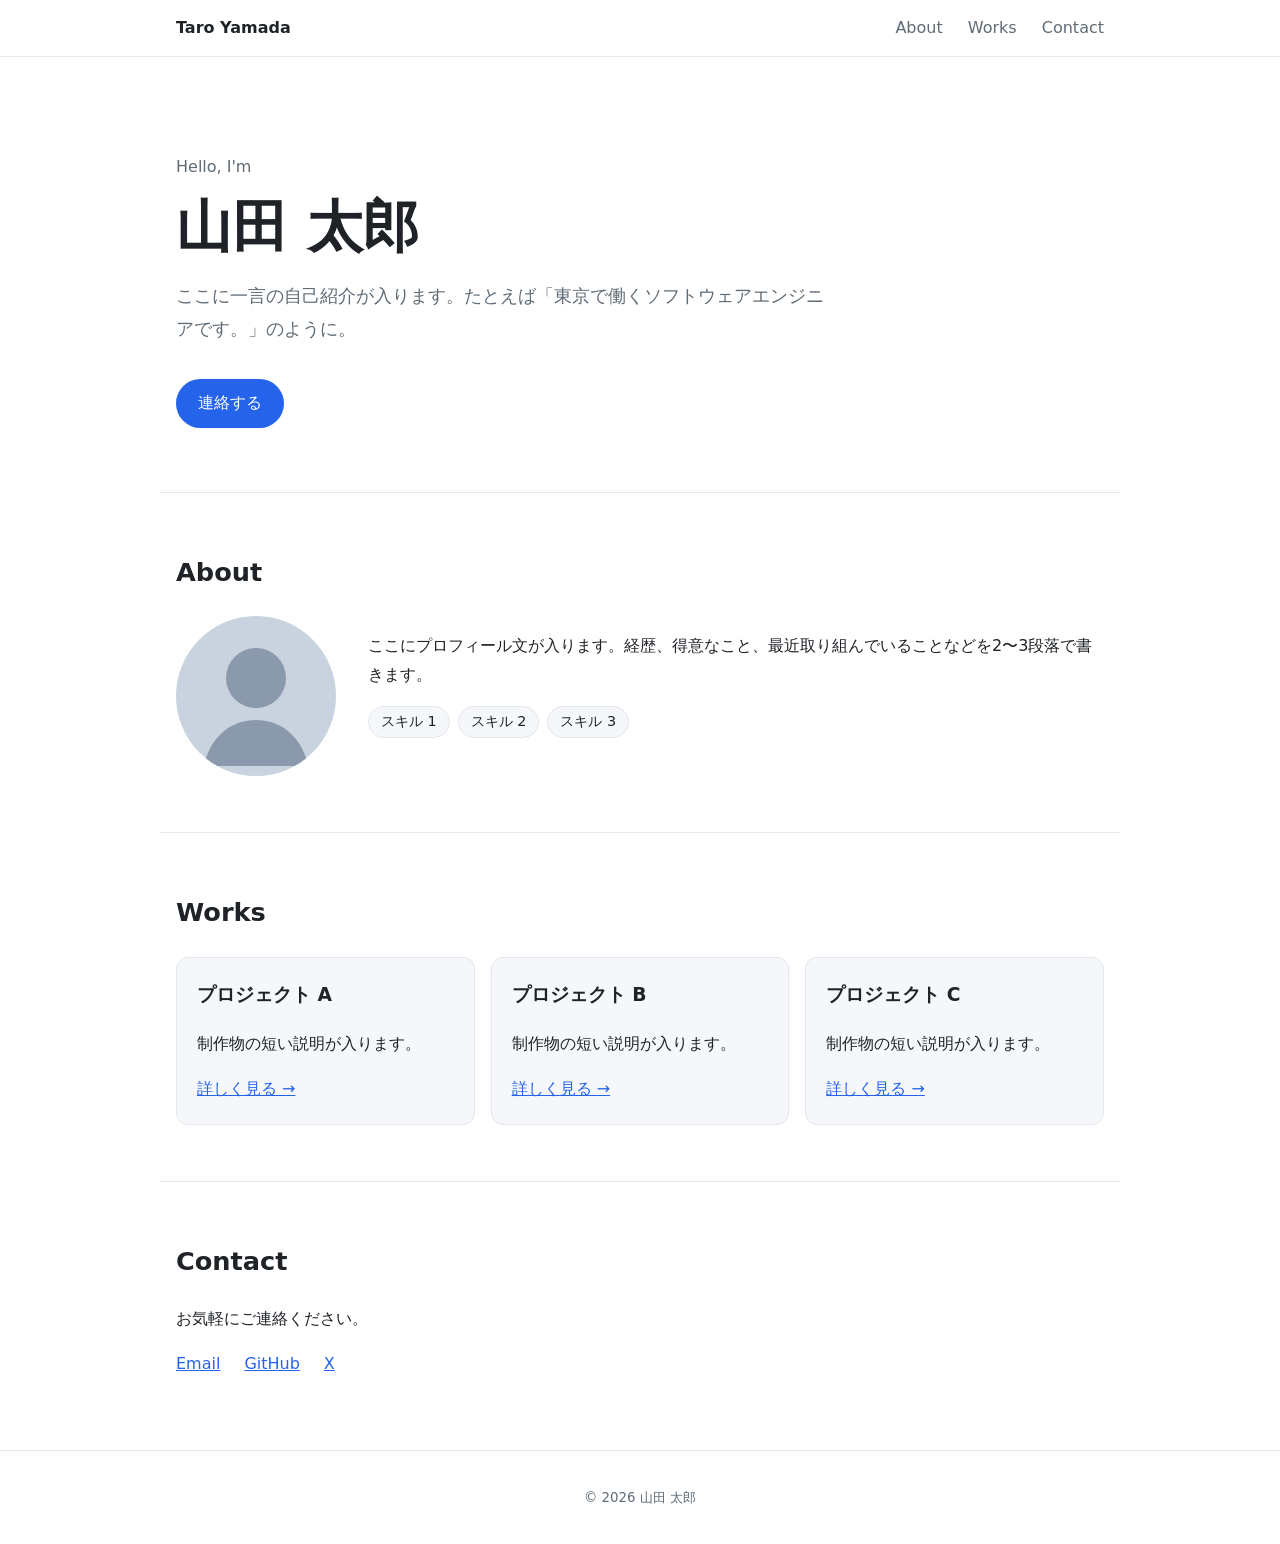
<file: index.html>
<!doctype html>
<html lang="ja">
<head>
  <meta charset="utf-8">
  <meta name="viewport" content="width=device-width, initial-scale=1">
  <title>山田 太郎 | Personal Site</title>
  <meta name="description" content="山田 太郎の個人サイトです。プロフィール、制作物、連絡先を掲載しています。">
  <link rel="stylesheet" href="style.css">
</head>
<body>
  <header class="site-header">
    <div class="container header-inner">
      <a class="logo" href="#top">Taro Yamada</a>
      <nav>
        <a href="#about">About</a>
        <a href="#works">Works</a>
        <a href="#contact">Contact</a>
      </nav>
    </div>
  </header>

  <main id="top">
    <section class="hero container">
      <p class="eyebrow">Hello, I'm</p>
      <h1>山田 太郎</h1>
      <p class="lead">ここに一言の自己紹介が入ります。たとえば「東京で働くソフトウェアエンジニアです。」のように。</p>
      <a class="button" href="#contact">連絡する</a>
    </section>

    <section id="about" class="container section">
      <h2>About</h2>
      <div class="about-grid">
        <img class="avatar" src="avatar.svg" alt="プロフィール画像" width="160" height="160">
        <div>
          <p>ここにプロフィール文が入ります。経歴、得意なこと、最近取り組んでいることなどを2〜3段落で書きます。</p>
          <ul class="tags">
            <li>スキル 1</li>
            <li>スキル 2</li>
            <li>スキル 3</li>
          </ul>
        </div>
      </div>
    </section>

    <section id="works" class="container section">
      <h2>Works</h2>
      <div class="cards">
        <article class="card">
          <h3>プロジェクト A</h3>
          <p>制作物の短い説明が入ります。</p>
          <a href="#">詳しく見る →</a>
        </article>
        <article class="card">
          <h3>プロジェクト B</h3>
          <p>制作物の短い説明が入ります。</p>
          <a href="#">詳しく見る →</a>
        </article>
        <article class="card">
          <h3>プロジェクト C</h3>
          <p>制作物の短い説明が入ります。</p>
          <a href="#">詳しく見る →</a>
        </article>
      </div>
    </section>

    <section id="contact" class="container section">
      <h2>Contact</h2>
      <p>お気軽にご連絡ください。</p>
      <ul class="links">
        <li><a href="mailto:you@example.com">Email</a></li>
        <li><a href="https://github.com/your-name">GitHub</a></li>
        <li><a href="https://x.com/your-name">X</a></li>
      </ul>
    </section>
  </main>

  <footer class="site-footer">
    <div class="container">
      <small>&copy; <span id="year">2026</span> 山田 太郎</small>
    </div>
  </footer>
  <script>document.getElementById('year').textContent = new Date().getFullYear();</script>
</body>
</html>
</file>
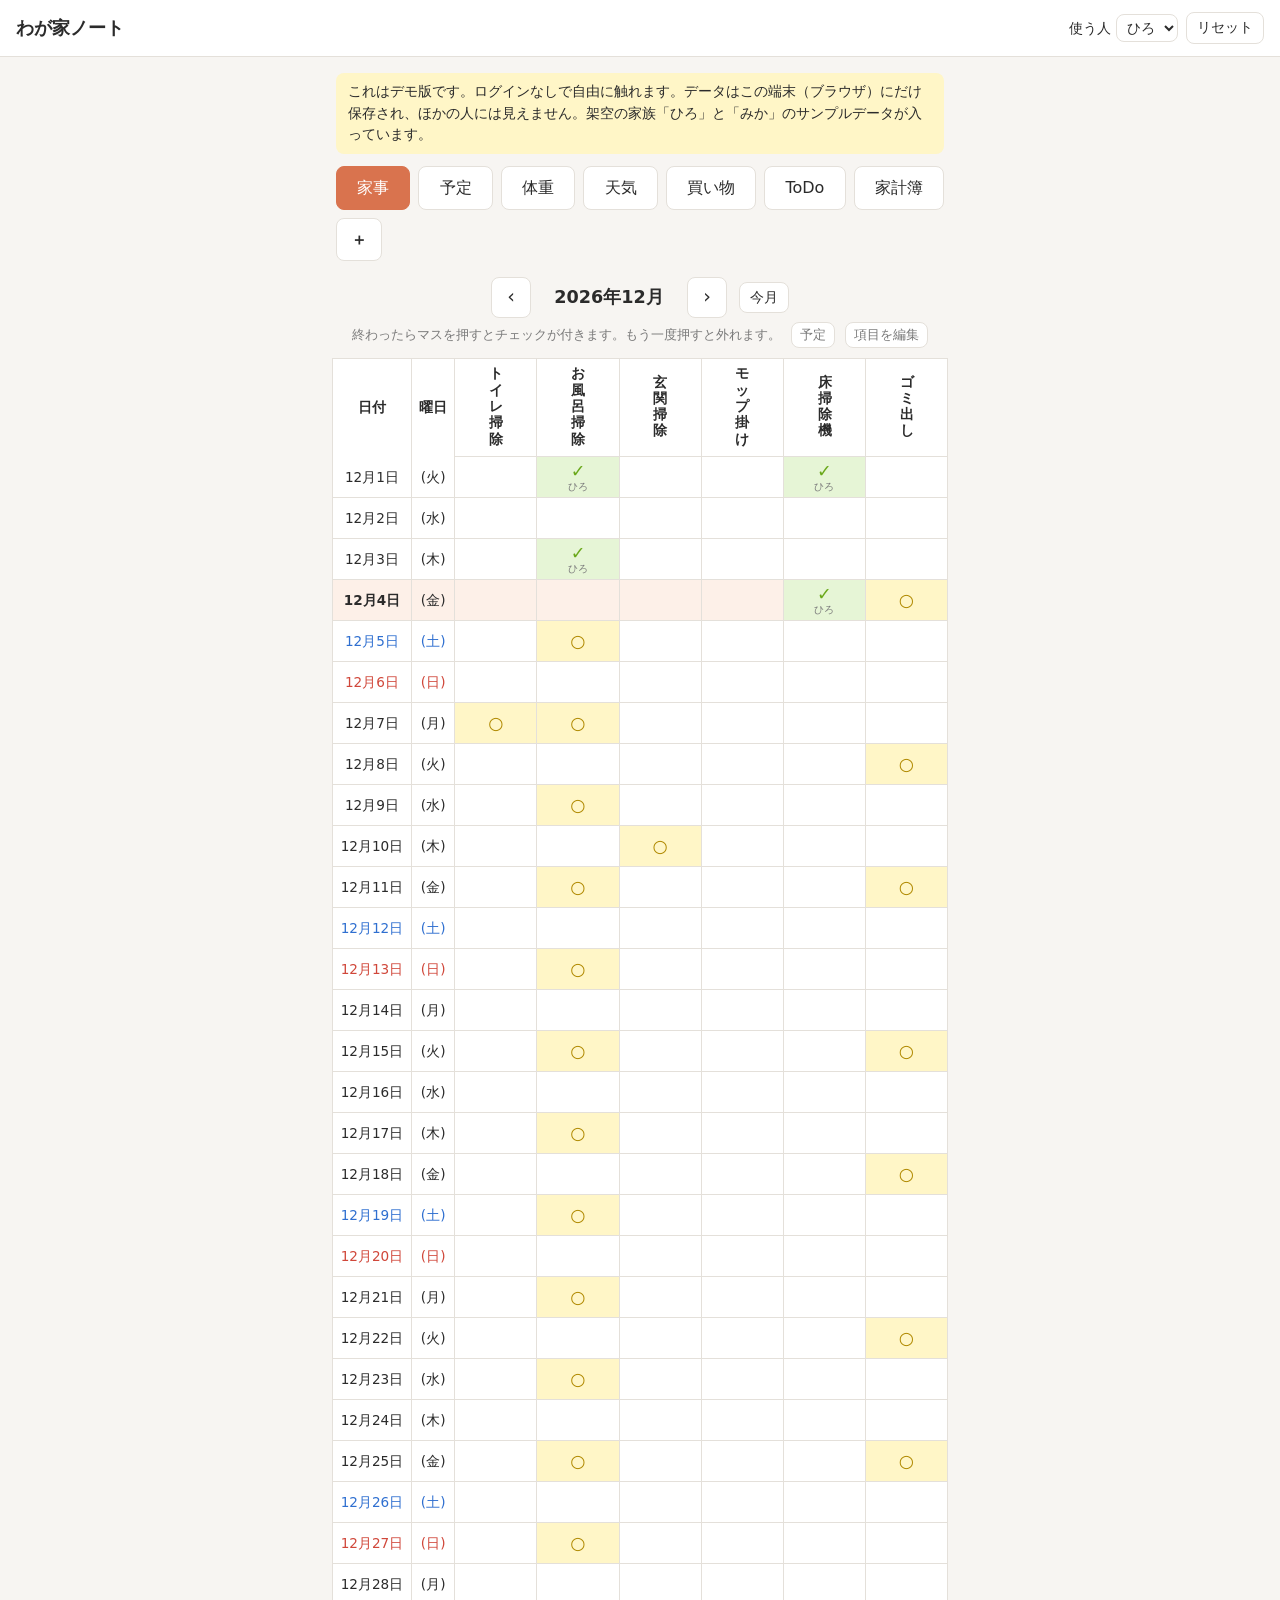
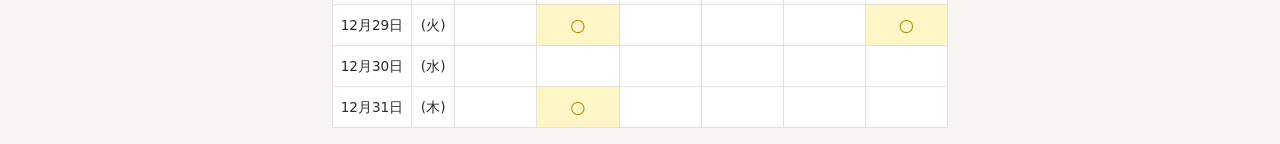
<file: wagaya-demo/index.html>
<!doctype html>
<html lang="ja">
<head>
  <meta charset="utf-8">
  <meta name="viewport" content="width=device-width, initial-scale=1">
  <meta name="description" content="家族で家事・予定・買い物・家計簿を共有するウェブアプリ「わが家ノート」のデモ版">
  <title>わが家ノート（デモ版）</title>
  <link rel="stylesheet" href="style.css?v=1">
</head>
<body>
  <header class="bar">
    <h1>わが家ノート</h1>
    <div class="demo-box">
      <label>使う人
        <select id="demo-me"><option>ひろ</option><option>みか</option></select>
      </label>
      <button id="demo-reset" class="ghost">リセット</button>
    </div>
  </header>

  <main>
    <p class="demo-note">これはデモ版です。ログインなしで自由に触れます。データはこの端末（ブラウザ）にだけ保存され、ほかの人には見えません。架空の家族「ひろ」と「みか」のサンプルデータが入っています。</p>

    <section id="view-app">
      <nav class="tabs" id="tabs"></nav>

      <div id="tab-grid" class="tab-body">
        <div class="month-nav">
          <button id="prev-month" aria-label="前の月">‹</button>
          <strong id="month-label"></strong>
          <button id="next-month" aria-label="次の月">›</button>
          <button id="this-month" class="ghost">今月</button>
        </div>
        <p class="muted hint"><span id="hint-text"></span>
          <button id="plan-toggle" class="small plan-toggle" aria-pressed="false">予定</button>
          <button id="edit-toggle" class="small" aria-expanded="false" aria-controls="editor">項目を編集</button></p>
        <div id="editor" class="editor" hidden>
          <form id="cat-form" class="row">
            <input id="cat-name" maxlength="30" aria-label="カテゴリの名前" required>
            <button>名前を変更</button>
          </form>
          <ul id="item-list" class="item-list"></ul>
          <form id="item-form" class="row">
            <input id="item-name" placeholder="追加する項目（例：洗濯）" maxlength="20" required>
            <button class="primary">追加</button>
          </form>
          <div class="editor-foot">
            <button id="cat-delete" class="small danger">このカテゴリを削除</button>
            <button id="editor-close" class="small">閉じる</button>
          </div>
        </div>
        <p id="no-items" class="muted" hidden>「項目を編集」から列にする項目を追加してください。</p>
        <div id="weight-chart" class="weight-chart" hidden></div>
        <div class="grid-wrap">
          <table class="grid" id="grid">
            <thead id="grid-head"></thead>
            <tbody id="grid-body"></tbody>
          </table>
        </div>
      </div>

      <div id="tab-weather" class="tab-body" hidden>
        <p class="muted hint">東京の天気（過去7日と今後14日）</p>
        <div id="weather-body"></div>
        <p class="muted credit">天気データ：<a href="https://open-meteo.com/" target="_blank" rel="noopener">Open-Meteo</a></p>
      </div>

      <div id="tab-shopping" class="tab-body" hidden>
        <form id="shop-form" class="shop-form">
          <div class="row">
            <input id="shop-name" maxlength="50" placeholder="買う物（例：牛乳）" aria-label="買う物" required>
            <button class="primary">追加</button>
          </div>
          <div class="row">
            <input id="shop-memo" maxlength="50" placeholder="メモ（任意）" aria-label="メモ">
          </div>
        </form>
        <p class="muted hint">買ったら左の丸を押すと線が引かれて下へ移ります。個数は −／＋ で変えられます。</p>
        <p id="shop-empty" class="muted" hidden>まだ何もありません。</p>
        <ul id="shop-list" class="shop-list"></ul>
        <button id="shop-clear" class="small danger shop-clear" hidden></button>
      </div>

      <div id="tab-kakeibo" class="tab-body" hidden>
        <div class="month-nav">
          <button id="kb-prev" aria-label="前の月">‹</button>
          <strong id="kb-month-label"></strong>
          <button id="kb-next" aria-label="次の月">›</button>
          <button id="kb-this" class="ghost">今月</button>
        </div>
        <div class="kb-summary">
          <div><span class="muted">収入</span><strong id="kb-income" class="kb-in"></strong></div>
          <div><span class="muted">支出</span><strong id="kb-expense"></strong></div>
          <div><span class="muted">差額</span><strong id="kb-balance"></strong></div>
        </div>
        <div id="kb-breakdown-wrap" class="kb-breakdown-wrap" hidden>
          <p class="kb-heading">支出の内訳</p>
          <div id="kb-breakdown"></div>
        </div>
        <form id="kb-form" class="kb-form">
          <div id="kb-kind" class="kb-kind" role="group" aria-label="支出か収入か">
            <button type="button" data-kind="out" class="on" aria-pressed="true">支出</button>
            <button type="button" data-kind="in" aria-pressed="false">収入</button>
          </div>
          <div class="kb-grid">
            <label class="kb-wide">日付<input id="kb-date" type="date" required></label>
            <label class="kb-wide">金額（円）<input id="kb-amount" type="number" inputmode="numeric" min="1" max="99999999" step="1" placeholder="例：1200" required></label>
            <label>カテゴリ
              <span class="kb-cat-row"><select id="kb-cat"></select><button type="button" id="kb-cat-edit" class="small">編集</button></span>
            </label>
            <label>払った人
              <select id="kb-payer"><option>ひろ</option><option>みか</option></select>
            </label>
          </div>
          <label class="kb-memo-label">メモ（任意）<input id="kb-memo" maxlength="50" placeholder="例：スーパー"></label>
          <div class="kb-actions">
            <button type="button" id="kb-cancel" hidden>やめる</button>
            <button id="kb-submit" class="primary">追加</button>
          </div>
        </form>
        <p id="kb-empty" class="muted" hidden>この月の記録はまだありません。</p>
        <ul id="kb-list" class="kb-list"></ul>
      </div>

      <div id="tab-todo" class="tab-body" hidden>
        <form id="todo-form" class="shop-form">
          <div class="row">
            <input id="todo-name" maxlength="80" placeholder="やること（例：網戸の掃除）" aria-label="やること" required>
            <button class="primary">追加</button>
          </div>
          <div class="row todo-options">
            <label>期限 <input id="todo-due" type="date"></label>
            <label>担当
              <select id="todo-who">
                <option value="">なし</option>
                <option>ひろ</option>
                <option>みか</option>
                <option>2人</option>
              </select>
            </label>
          </div>
        </form>
        <p class="muted hint">済んだら左の丸を押すと線が引かれて下へ移ります。期限が明日までの物は黄色、過ぎた物は赤で表示します。</p>
        <p id="todo-empty" class="muted" hidden>まだ何もありません。</p>
        <ul id="todo-list" class="shop-list"></ul>
        <button id="todo-clear" class="small danger shop-clear" hidden></button>
      </div>
    </section>
  </main>

  <dialog id="entry-dialog" class="entry-dialog">
    <form id="entry-form">
      <p id="entry-title" class="entry-dialog-title"></p>
      <p class="muted entry-note">時刻は入れなくてもOK（終わりだけは付けられません）</p>
      <div class="entry-times">
        <label>始まり<input id="entry-time" type="time"></label>
        <span class="entry-tilde">～</span>
        <label>終わり<input id="entry-end" type="time"></label>
      </div>
      <label>予定<input id="entry-text" maxlength="100" placeholder="例：松木さん" required></label>
      <div class="entry-dialog-foot">
        <button type="button" id="entry-delete" class="small danger">削除</button>
        <span></span>
        <button type="button" id="entry-cancel">やめる</button>
        <button class="primary">保存</button>
      </div>
    </form>
  </dialog>

  <script type="module" src="app.js?v=1"></script>
</body>
</html>
</file>
<file: style.css>
:root {
  --bg: #ffffff;
  --text: #1f2328;
  --muted: #5f6b76;
  --accent: #2563eb;
  --surface: #f5f7fa;
  --border: #e3e8ee;
  --max: 960px;
}
@media (prefers-color-scheme: dark) {
  :root {
    --bg: #0f1216;
    --text: #e6e9ed;
    --muted: #9aa5b1;
    --accent: #7aa7ff;
    --surface: #181d23;
    --border: #2a3139;
  }
}
* { box-sizing: border-box; }
html { scroll-behavior: smooth; }
body {
  margin: 0;
  background: var(--bg);
  color: var(--text);
  font-family: system-ui, -apple-system, "Hiragino Sans", "Noto Sans JP", sans-serif;
  line-height: 1.8;
}
a { color: var(--accent); }
.container { max-width: var(--max); margin: 0 auto; padding: 0 16px; }

.site-header {
  position: sticky; top: 0;
  background: color-mix(in srgb, var(--bg) 90%, transparent);
  backdrop-filter: blur(8px);
  border-bottom: 1px solid var(--border);
}
.header-inner { display: flex; justify-content: space-between; align-items: center; height: 56px; }
.logo { font-weight: 700; color: var(--text); text-decoration: none; }
nav a { margin-left: 20px; color: var(--muted); text-decoration: none; }
nav a:hover { color: var(--text); }

.hero { padding: 96px 16px 64px; }
.eyebrow { color: var(--muted); margin: 0; }
h1 { font-size: clamp(2.2rem, 6vw, 3.5rem); margin: 0.2em 0; line-height: 1.2; }
.lead { font-size: 1.15rem; color: var(--muted); max-width: 36em; }
.button {
  display: inline-block; margin-top: 16px; padding: 10px 22px;
  background: var(--accent); color: #fff; border-radius: 999px; text-decoration: none;
}

.section { padding: 56px 16px; border-top: 1px solid var(--border); }
h2 { font-size: 1.6rem; margin-top: 0; }

.about-grid { display: grid; grid-template-columns: 160px 1fr; gap: 32px; align-items: start; }
.avatar { border-radius: 50%; background: var(--surface); }
.tags { list-style: none; padding: 0; display: flex; flex-wrap: wrap; gap: 8px; }
.tags li { background: var(--surface); border: 1px solid var(--border); border-radius: 999px; padding: 2px 12px; font-size: 0.9rem; }

.cards { display: grid; grid-template-columns: repeat(auto-fit, minmax(240px, 1fr)); gap: 16px; }
.card { background: var(--surface); border: 1px solid var(--border); border-radius: 12px; padding: 20px; }
.card h3 { margin-top: 0; }

.links { list-style: none; padding: 0; display: flex; gap: 24px; flex-wrap: wrap; }

.site-footer { padding: 32px 0; color: var(--muted); border-top: 1px solid var(--border); text-align: center; }

@media (max-width: 600px) {
  .about-grid { grid-template-columns: 1fr; }
  nav a { margin-left: 12px; }
}
</file>
<file: wagaya-demo/style.css>
:root {
  --pink: #d63f8c;
  --blue: #2f6fd0;
  --check: #6aa81a;
  --check-bg: #e6f5d6;
  --plan: #b08900;
  --plan-bg: #fff6c7;
  --sun: #d0473a;
  --sat: #2f6fd0;
  --today: #fdf0e8;
  --bg: #f7f5f2;
  --card: #ffffff;
  --text: #2b2b2b;
  --muted: #7a7a7a;
  --line: #e4e0da;
  --accent: #d9734e;
  --accent-text: #ffffff;
  --error: #c0392b;
}
@media (prefers-color-scheme: dark) {
  :root {
    --bg: #1d1c1b;
    --card: #2a2927;
    --text: #ece9e4;
    --muted: #9c9891;
    --line: #3b3936;
    --accent: #e58a66;
    --accent-text: #1d1c1b;
    --error: #ff7b6b;
    --sun: #ff8a7d;
    --pink: #ff8cc6;
    --blue: #7fb0ff;
    --check: #a6e34a;
    --check-bg: #2e3d24;
    --plan: #f2d45c;
    --plan-bg: #3d3720;
    --sat: #7fb0ff;
    --today: #3a2c25;
  }
}
* { box-sizing: border-box; }
[hidden] { display: none !important; }
body {
  margin: 0;
  background: var(--bg);
  color: var(--text);
  font-family: system-ui, -apple-system, "Hiragino Sans", "Noto Sans JP", sans-serif;
  line-height: 1.6;
}
.bar {
  display: flex;
  justify-content: space-between;
  align-items: center;
  gap: 12px;
  padding: 12px 16px;
  border-bottom: 1px solid var(--line);
  background: var(--card);
}
.bar h1 { font-size: 1.15rem; margin: 0; }
.demo-box { display: flex; align-items: center; gap: 8px; font-size: .9rem; }
.demo-box select { font: inherit; padding: 4px 6px; }
.demo-note { font-size: .85rem; color: var(--text); background: var(--plan-bg); border-radius: 8px; padding: 8px 12px; margin: 0 0 12px; }
main { max-width: 640px; margin: 0 auto; padding: 16px; }
.panel {
  background: var(--card);
  border: 1px solid var(--line);
  border-radius: 12px;
  padding: 24px;
  text-align: center;
}
button, input, select, textarea {
  font: inherit;
  color: inherit;
}
input, select, textarea {
  background: var(--card);
  border: 1px solid var(--line);
  border-radius: 8px;
  padding: 8px 10px;
}
textarea { width: 100%; resize: vertical; margin: 8px 0; }
button {
  border: 1px solid var(--line);
  border-radius: 8px;
  padding: 8px 14px;
  background: var(--card);
  cursor: pointer;
}
button.primary { background: var(--accent); border-color: var(--accent); color: var(--accent-text); }
button.ghost { padding: 4px 10px; font-size: .85rem; }
button.small { padding: 2px 8px; font-size: .8rem; color: var(--muted); }
.row { display: flex; gap: 8px; flex-wrap: wrap; }
.row input:not([type]), .row input[type="text"] { flex: 1 1 180px; min-width: 0; }
.tabs { display: flex; flex-wrap: wrap; gap: 8px; margin-bottom: 16px; }
.tab { flex: 1 1 auto; min-width: 4.5em; }
.tab.add-tab { flex: 0 0 auto; min-width: 44px; font-weight: 700; }
.tab.active { background: var(--accent); border-color: var(--accent); color: var(--accent-text); }
.log {
  display: flex;
  align-items: center;
  gap: 10px;
  background: var(--card);
  border: 1px solid var(--line);
  border-radius: 10px;
  padding: 10px 12px;
  margin-bottom: 8px;
}
.day { margin: 20px 0 8px; font-size: .95rem; color: var(--muted); }
.log { align-items: flex-start; flex-direction: column; gap: 4px; }
.log .text { white-space: pre-wrap; word-break: break-word; }
.log .meta { display: flex; justify-content: space-between; width: 100%; font-size: .8rem; color: var(--muted); }
.muted { color: var(--muted); text-align: center; }
.error { color: var(--error); }

/* ---- 家事の表 ---- */
.month-nav { display: flex; align-items: center; justify-content: center; gap: 12px; margin-bottom: 4px; }
.month-nav strong { font-size: 1.1rem; min-width: 7.5em; text-align: center; }
.month-nav button:not(.ghost) { width: 40px; font-size: 1.2rem; padding: 4px 0; }
.hint { font-size: .8rem; margin: 4px 0 10px; }
.grid-wrap { margin: 0 -4px; }
.grid {
  width: 100%;
  table-layout: fixed;
  border-collapse: collapse;
  background: var(--card);
  font-size: .85rem;
}
.grid th, .grid td { border: 1px solid var(--line); padding: 0; text-align: center; }
.grid thead th {
  position: sticky;
  top: 0;
  background: var(--card);
  font-weight: 600;
  padding: 6px 2px;
  z-index: 1;
}
.grid .col-date { width: 5.8em; }
.grid .col-wd { width: 3.2em; }
.grid .chore-head span { display: inline-block; width: 1em; line-height: 1.2; word-break: break-all; }
.grid tbody th { font-weight: normal; white-space: nowrap; padding: 0 6px; }
.grid .wd { white-space: nowrap; padding: 0 4px; }
.grid tr.sun th, .grid tr.sun .wd { color: var(--sun); }
.grid tr.sat th, .grid tr.sat .wd { color: var(--sat); }
.grid tr.today { background: var(--today); }
.grid tr.today th { font-weight: 700; }
.cell {
  width: 100%;
  min-width: 38px;
  height: 40px;
  border: 0;
  border-radius: 0;
  background: transparent;
  padding: 0;
  display: flex;
  flex-direction: column;
  align-items: center;
  justify-content: center;
  line-height: 1.1;
}
.cell.done { background: color-mix(in srgb, var(--accent) 22%, transparent); }
.cell .mark { color: var(--accent); font-weight: 700; font-size: 1.1rem; }
.cell.done.by-green { background: var(--check-bg); }
.cell.by-green .mark { color: var(--check); }
.cell.planned { background: var(--plan-bg); }
.cell.planned .mark { color: var(--plan); }
.plan-toggle.on { background: var(--plan-bg); border-color: var(--plan); color: var(--plan); font-weight: 700; }
.cell .by { font-size: .62rem; color: var(--muted); max-width: 4.5em; overflow: hidden; text-overflow: ellipsis; white-space: nowrap; }

/* ---- 項目の編集 ---- */
.hint .small { margin-left: 6px; }
.editor {
  background: var(--card);
  border: 1px solid var(--line);
  border-radius: 10px;
  padding: 12px;
  margin-bottom: 12px;
  display: flex;
  flex-direction: column;
  gap: 10px;
}
.editor .row input { flex: 1 1 160px; min-width: 0; }
.item-list { list-style: none; margin: 0; padding: 0; }
.item-list li { display: flex; align-items: center; gap: 6px; padding: 6px 0; border-bottom: 1px solid var(--line); }
.item-list li { flex-wrap: wrap; }
.item-list li span { flex: 1; }
.repeat { flex-basis: 100%; display: flex; flex-wrap: wrap; align-items: center; gap: 4px; }
.repeat select { font: inherit; font-size: .85rem; padding: 2px 4px; border: 1px solid var(--line); border-radius: 6px; background: var(--card); color: var(--text); }
.repeat .day { min-width: 2em; }
.repeat .day.on { background: var(--plan-bg); border-color: var(--plan); color: var(--plan); font-weight: 700; }
.editor-foot { display: flex; justify-content: space-between; gap: 8px; }
.danger { color: var(--error); }

/* ---- 予定表（文字を書き込む表） ---- */
.text-grid .text-head { padding: 8px 4px; }
.entry-cell { padding: 4px 4px 2px; text-align: left; font-size: .85rem; line-height: 1.35; }
.entries { list-style: none; margin: 0; padding: 0; }
.entry {
  display: block; width: 100%; text-align: left; border: 0; background: transparent; color: inherit;
  padding: 3px 0 3px 0.8em; font: inherit; border-radius: 4px; word-break: break-all; position: relative;
}
.entry::before { content: "・"; position: absolute; left: -0.1em; }
.entry:hover { background: color-mix(in srgb, currentColor 10%, transparent); }
/* 時刻は1段目、内容は2段目 */
.entry-time { display: block; font-weight: 700; font-variant-numeric: tabular-nums; font-size: .72rem; white-space: nowrap; letter-spacing: -0.03em; }
.entry-add { display: block; width: 100%; border: 0; background: transparent; color: var(--muted); padding: 2px 0; font-size: .85rem; opacity: .5; }
.entry-add:hover, .entry-add:focus { opacity: 1; }
.entry-cell .entries:empty + .entry-add { min-height: 32px; }
.entry-dialog { border: 1px solid var(--line); border-radius: 12px; background: var(--card); color: var(--text); padding: 16px; width: min(340px, calc(100vw - 32px)); }
.entry-dialog::backdrop { background: rgb(0 0 0 / .4); }
.entry-dialog form { display: flex; flex-direction: column; gap: 10px; }
.entry-dialog label { display: flex; flex-direction: column; gap: 4px; font-size: .85rem; color: var(--muted); }
.entry-dialog input { font: inherit; font-size: 1rem; color: var(--text); background: var(--bg); border: 1px solid var(--line); border-radius: 8px; padding: 8px; }
.entry-dialog-title { margin: 0; font-weight: 700; }
.entry-dialog-foot { display: flex; gap: 8px; align-items: center; }
.entry-dialog-foot span { flex: 1; }
.color-pink { color: var(--pink); }
.color-blue { color: var(--blue); }

/* ---- 体重 ---- */
.weight-chart { background: var(--card); border: 1px solid var(--line); border-radius: 10px; padding: 8px; margin-bottom: 12px; }
.weight-chart svg { display: block; width: 100%; height: auto; }
.weight-chart .grid-line { stroke: var(--line); stroke-width: 1; }
.weight-chart .axis { fill: var(--muted); font-size: 10px; }
.weight-chart .line { fill: none; stroke: var(--blue); stroke-width: 2; stroke-linejoin: round; stroke-linecap: round; }
.weight-chart .dot { fill: var(--blue); stroke: var(--card); stroke-width: 2; }
.weight-chart .value { fill: var(--text); font-size: 11px; font-weight: 700; }
.chart-empty { margin: 16px 0; text-align: center; }
.weight-grid td { height: 40px; }
.weight-input { width: 4.5em; font: inherit; text-align: right; border: 0; background: transparent; color: var(--text); padding: 4px 2px; }
.weight-input:focus { outline: 2px solid var(--accent); outline-offset: -2px; background: var(--card); }
.weight-grid .unit { color: var(--muted); font-size: .8rem; margin-left: 2px; }
.weight-diff { white-space: nowrap; font-variant-numeric: tabular-nums; }
.weight-diff.up { color: var(--sun); }
.weight-diff.down { color: var(--sat); }

/* ---- 天気 ---- */
.weather-grid td, .weather-grid tbody th { height: 40px; }
.weather-grid .col-rain { width: 4.6em; }
.weather-grid .w-label { text-align: left; padding: 2px 6px; font-size: .85rem; line-height: 1.25; }
.weather-grid .w-icon { font-size: 1.1rem; }
.weather-grid .t-hi { color: var(--sun); font-weight: 700; }
.weather-grid .t-lo { color: var(--sat); }
.weather-grid tr.past { opacity: .55; }
.credit { font-size: .75rem; margin-top: 8px; text-align: right; }
.credit a { color: inherit; }

/* ---- 買い物 ---- */
.shop-form { display: flex; flex-direction: column; gap: 8px; margin-bottom: 8px; }
.shop-list { list-style: none; margin: 0; padding: 0; }
.shop-item { display: flex; align-items: center; gap: 10px; padding: 8px 2px; border-bottom: 1px solid var(--line); }
.shop-check { flex: none; width: 28px; height: 28px; padding: 0; border-radius: 50%; border: 2px solid var(--muted); background: transparent; }
.shop-item.bought .shop-check { background: var(--check); border-color: var(--check); }
.shop-item.bought .shop-check::after { content: "✓"; color: var(--card); font-weight: 700; }
.shop-main { flex: 1; min-width: 0; word-break: break-all; text-align: left; }
.shop-name { font-size: 1rem; }
.shop-qty { font-size: .8rem; color: var(--muted); border: 1px solid var(--line); border-radius: 6px; padding: 0 6px; }
.shop-sub { font-size: .72rem; text-align: left; }
.shop-sub:empty { display: none; }
.shop-item.bought .shop-name { text-decoration: line-through; color: var(--muted); }
.shop-del { flex: none; }
.shop-clear { margin-top: 12px; }
.shop-count { flex: none; display: flex; align-items: center; gap: 4px; }
.shop-count button { min-width: 30px; padding: 4px 0; font-size: .95rem; }
.shop-count span { min-width: 1.6em; text-align: center; font-variant-numeric: tabular-nums; font-weight: 700; }

/* ---- ToDo ---- */
.todo-options { align-items: center; font-size: .85rem; color: var(--muted); }
.todo-options label { display: flex; align-items: center; gap: 6px; }
.todo-options input, .todo-options select { font: inherit; color: var(--text); background: var(--card); border: 1px solid var(--line); border-radius: 8px; padding: 6px 8px; }
.todo-who { font-size: .75rem; font-weight: 700; border: 1px solid currentColor; border-radius: 6px; padding: 0 6px; }
.todo-item.soon { background: var(--plan-bg); }
.todo-item.soon .todo-due { color: var(--plan); font-weight: 700; }
.todo-item.late { background: color-mix(in srgb, var(--error) 14%, transparent); }
.todo-item.late .todo-due { color: var(--error); font-weight: 700; }
.entry-times { display: flex; flex-direction: column; gap: 10px; }
.entry-times input { width: 100%; }
.entry-tilde { display: none; }
.entry-note { margin: 0; font-size: .75rem; text-align: left; }

/* ---- 家計簿 ---- */
.kb-summary { display: grid; grid-template-columns: repeat(3, 1fr); gap: 8px; margin-bottom: 12px; }
.kb-summary div { background: var(--card); border: 1px solid var(--line); border-radius: 10px; padding: 8px; display: flex; flex-direction: column; gap: 2px; }
.kb-summary .muted { font-size: .75rem; text-align: left; }
.kb-summary strong { font-size: 1rem; font-variant-numeric: tabular-nums; white-space: nowrap; }
.kb-summary .kb-in { color: var(--check); }
#kb-balance.minus { color: var(--error); }
.kb-breakdown-wrap { background: var(--card); border: 1px solid var(--line); border-radius: 10px; padding: 8px 10px; margin-bottom: 12px; }
.kb-heading { margin: 0 0 6px; font-size: .8rem; color: var(--muted); }
.kb-bar-row { display: grid; grid-template-columns: 4.5em 1fr auto; align-items: center; gap: 8px; font-size: .8rem; padding: 3px 0; }
.kb-bar-label { white-space: nowrap; overflow: hidden; text-overflow: ellipsis; }
.kb-bar { height: 10px; background: color-mix(in srgb, var(--line) 60%, transparent); border-radius: 4px; overflow: hidden; }
.kb-bar-fill { display: block; height: 100%; background: var(--accent); border-radius: 4px; }
.kb-bar-value { font-variant-numeric: tabular-nums; white-space: nowrap; color: var(--muted); }
.kb-form { background: var(--card); border: 1px solid var(--line); border-radius: 10px; padding: 10px; display: flex; flex-direction: column; gap: 10px; margin-bottom: 12px; }
.kb-kind { display: grid; grid-template-columns: 1fr 1fr; gap: 6px; }
.kb-kind button.on { background: var(--accent); border-color: var(--accent); color: var(--accent-text); font-weight: 700; }
.kb-grid { display: grid; grid-template-columns: 1fr 1fr; gap: 10px; }
.kb-form label { display: flex; flex-direction: column; gap: 4px; font-size: .8rem; color: var(--muted); min-width: 0; }
.kb-form input, .kb-form select { font: inherit; font-size: 1rem; color: var(--text); background: var(--bg); border: 1px solid var(--line); border-radius: 8px; padding: 8px; width: 100%; min-width: 0; }
.kb-cat-row { display: flex; gap: 4px; }
.kb-cat-row select { flex: 1; }
.kb-actions { display: flex; justify-content: flex-end; gap: 8px; }
.kb-list { list-style: none; margin: 0; padding: 0; }
.kb-day { font-size: .8rem; color: var(--muted); padding: 10px 2px 4px; border-bottom: 1px solid var(--line); }
.kb-item { display: flex; align-items: center; gap: 8px; border-bottom: 1px solid var(--line); }
.kb-item.editing { background: var(--plan-bg); }
.kb-main { flex: 1; min-width: 0; display: flex; flex-direction: column; align-items: stretch; gap: 2px; text-align: left; border: 0; background: transparent; color: inherit; padding: 8px 2px; font: inherit; }
.kb-top { display: flex; justify-content: space-between; gap: 8px; }
.kb-amount { font-variant-numeric: tabular-nums; font-weight: 700; white-space: nowrap; }
.kb-item.income .kb-amount { color: var(--check); }
.kb-sub { font-size: .72rem; text-align: left; }
.kb-sub:empty { display: none; }
/* スマホでは日付と金額をそれぞれ1行に（日付欄はブラウザによって縮まないため） */
.kb-form input[type="date"] { -webkit-appearance: none; appearance: none; max-width: 100%; box-sizing: border-box; min-height: 2.6em; }
@media (max-width: 480px) { .kb-grid .kb-wide { grid-column: 1 / -1; } }
</file>
